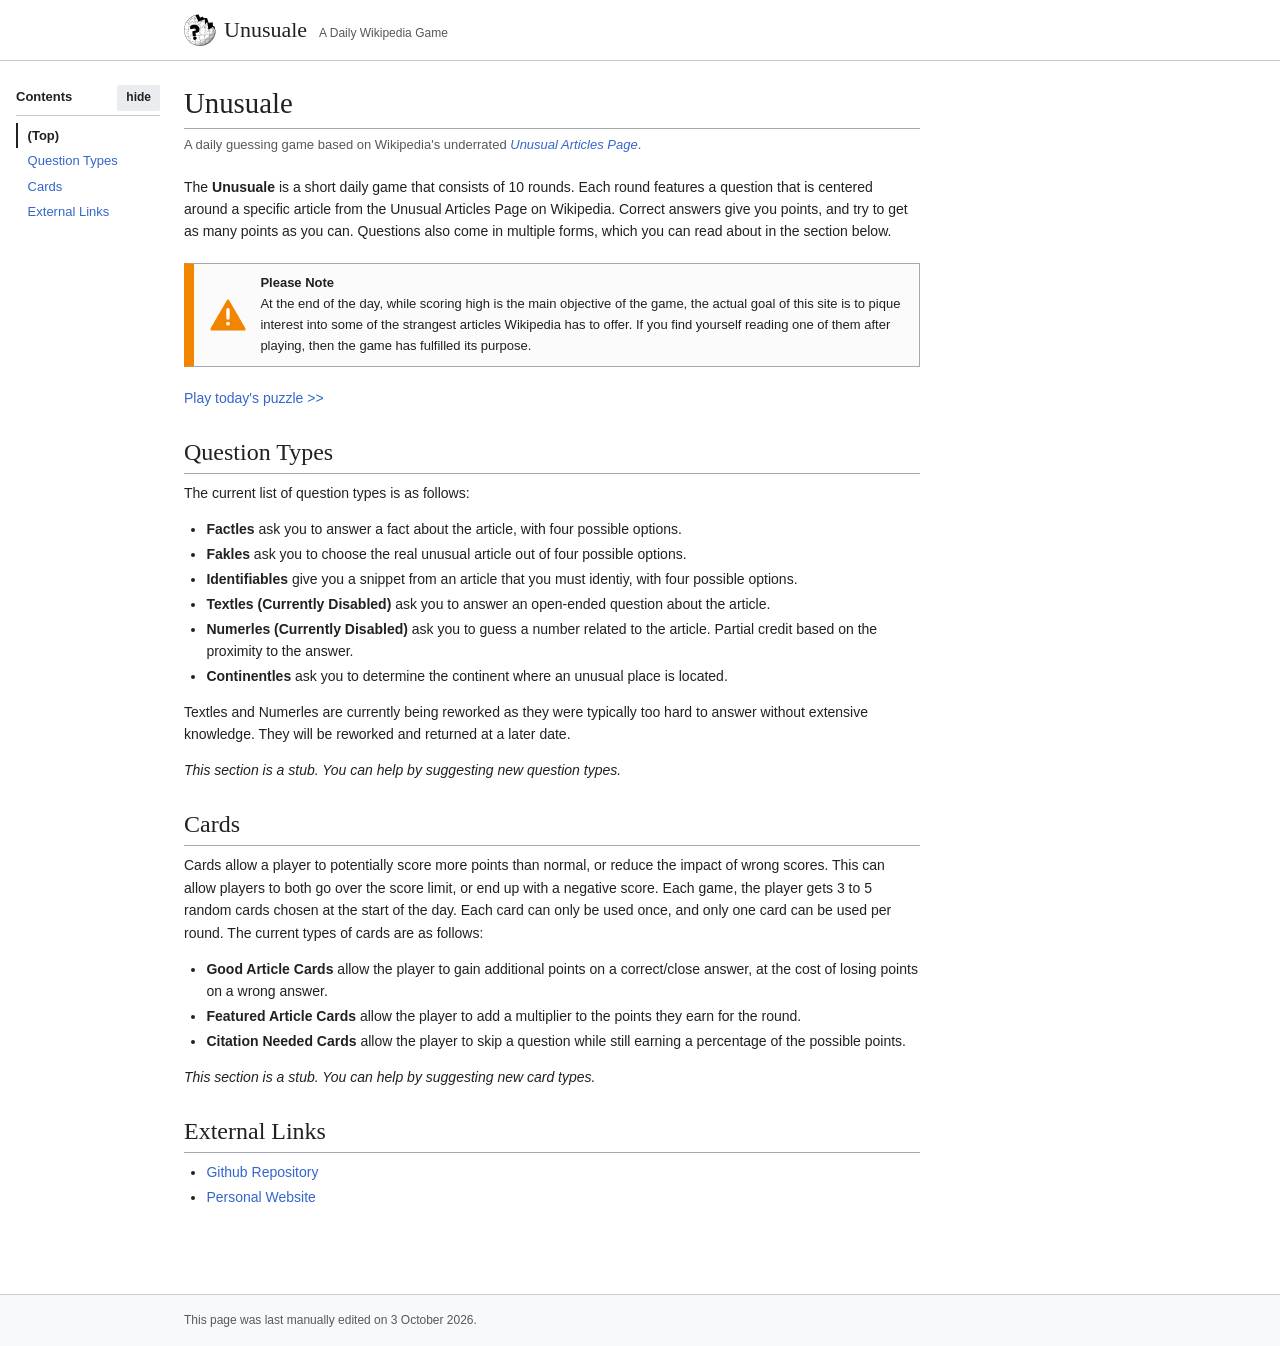
<file: index.html>
<!DOCTYPE html>
<html lang="en">
<head>
  <meta charset="UTF-8">
  <meta name="viewport" content="width=device-width, initial-scale=1.0">
  <title>Unusuale</title>
  <link rel="icon" type="image/png" href="assets/logo.png">
  <link rel="stylesheet" href="styles.css?v=26">
</head>
<body>
  <header class="site-header">
    <div class="header-inner">
      <span class="wordmark"><img class="wordmark-logo" src="assets/logo.png" alt="">Unusuale</span>
      <span class="wordmark-sub">A Daily Wikipedia Game</span>
    </div>
  </header>

  <div class="page page-with-toc">
    <!-- Contents sidebar, filled in by toc.js from the section headings. -->
    <nav class="toc" id="toc" aria-labelledby="toc-title">
      <div class="toc-header">
        <span class="toc-title" id="toc-title">Contents</span>
        <button type="button" class="toc-toggle" id="toc-toggle" aria-controls="toc-list" aria-expanded="true">hide</button>
      </div>
      <ol class="toc-list" id="toc-list"></ol>
    </nav>

    <main class="content" id="content">

      <h1 class="page-title">Unusuale</h1>
      <div class="tagline">A daily guessing game based on Wikipedia's underrated <em><a href="https://en.wikipedia.org/wiki/Wikipedia:Unusual_articles">Unusual Articles Page</a></em>.</div>
      <p>
        The <b>Unusuale</b> is a short daily game that consists of 10 rounds. Each round features a question that is centered around a specific article from the 
        Unusual Articles Page on Wikipedia. Correct answers give you points, and try to get as many points as you can. Questions also come in multiple forms, which you can read about in the section below.
      </p>
      <div class="ambox ambox-content" role="note">
        <svg class="ambox-icon" viewBox="0 0 24 24" aria-hidden="true" focusable="false">
          <path d="M12 3.5 2.2 20.5h19.6z" fill="#f28500" stroke="#f28500" stroke-width="1.6" stroke-linejoin="round"/>
          <path d="M12 8.8v5" stroke="#fff" stroke-width="2" stroke-linecap="round"/>
          <circle cx="12" cy="17.2" r="1.15" fill="#fff"/>
        </svg>
        <div class="ambox-text">
          <p>
            <b>Please Note</b><br>At the end of the day, while scoring high is the main objective of the game, the actual goal of this site is to
            pique interest into some of the strangest articles Wikipedia has to offer. If you find yourself reading one of them after playing, then the game has fulfilled its purpose.
          </p>
        </div>
      </div>
      <p>
        <a href="game.html">Play today's puzzle >></a>
      </p>

      <h2>Question Types</h2>
      <p>
        The current list of question types is as follows:
      </p>
      <ul>
        <li><b>Factles</b> ask you to answer a fact about the article, with four possible options.</li>
        <li><b>Fakles</b> ask you to choose the real unusual article out of four possible options.</li>
        <li><b>Identifiables</b> give you a snippet from an article that you must identiy, with four possible options.</li>
        <li><b>Textles (Currently Disabled)</b> ask you to answer an open-ended question about the article.</li>
        <li><b>Numerles (Currently Disabled)</b> ask you to guess a number related to the article. Partial credit based on the proximity to the answer.</li>
        <li><b>Continentles</b> ask you to determine the continent where an unusual place is located.</li>
      </ul>
      <p>
        Textles and Numerles are currently being reworked as they were typically too hard to answer without extensive knowledge. They will be reworked
        and returned at a later date.
      </p>
      <em>This section is a stub. You can help by suggesting new question types.</em>
      <h2>Cards</h2>
      <p>
        Cards allow a player to potentially score more points than normal, or reduce the impact of wrong scores. This can allow players to both go over the score limit, 
        or end up with a negative score. Each game, the player gets 3 to 5 random cards chosen at the start of the day. Each card can only be used once,  and
        only one card can be used per round. The current types of cards are as follows:
      </p>
      <ul>
        <li><b>Good Article Cards</b> allow the player to gain additional points on a correct/close answer, at the cost of losing points on a wrong answer.</li>
        <li><b>Featured Article Cards</b> allow the player to add a multiplier to the points they earn for the round.</li>
        <li><b>Citation Needed Cards</b> allow the player to skip a question while still earning a percentage of the possible points.</li>
      </ul>
      <em>This section is a stub. You can help by suggesting new card types.</em>
      <h2>External Links</h2>
      <ul>
        <li><a href="https://github.com/JoshuaGoldberg/Unusuale">Github Repository</a></li>
        <li><a href="https://joshg.pl/">Personal Website</a></li>
      </ul>
    </main>
  </div>

  <script src="toc.js?v=2"></script>
  <script src="footer.js?v=1"></script>
</body>
</html>
</file>
<file: styles.css>
/* Wikipedia-ish (Vector 2022) styling: serif headings, sans body, thin grey rules. */

:root {
  --text: #202122;
  --muted: #54595d;
  --link: #3366cc;
  --link-visited: #795cb2;
  --link-new: #d73333;
  --border: #a2a9b1;
  --border-light: #c8ccd1;
  --surface: #f8f9fa;
  --bg: #fff;
  --serif: "Linux Libertine", "Georgia", "Times New Roman", serif;
  --sans: sans-serif;
  --content-width: 60rem;
}

*,
*::before,
*::after {
  box-sizing: border-box;
}

body {
  margin: 0;
  background: var(--bg);
  color: var(--text);
  font-family: var(--sans);
  font-size: 0.875rem;
  line-height: 1.6;
}

a {
  color: var(--link);
  text-decoration: none;
}

a:visited {
  color: var(--link-visited);
}

a:hover {
  text-decoration: underline;
}

/* A red link, for things that don't exist yet. */
.mw-newlink,
.mw-newlink:visited {
  color: var(--link-new);
}

/* Header */
.site-header {
  border-bottom: 1px solid var(--border-light);
  background: var(--bg);
}

.header-inner {
  max-width: var(--content-width);
  margin: 0 auto;
  padding: 0.75rem 1.5rem;
  display: flex;
  align-items: baseline;
  gap: 0.75rem;
  flex-wrap: wrap;
}

.wordmark {
  font-family: var(--serif);
  font-size: 1.375rem;
}

/* The globe sits just left of the name, centred on the text. Inline, so the
   wordmark keeps its text baseline and still lines up with the subtitle. */
.wordmark-logo {
  height: 2rem;
  width: 2rem;
  margin-right: 0.5rem;
  vertical-align: middle;
  position: relative;
  top: -0.1rem;
}

a.wordmark,
a.wordmark:visited {
  color: var(--text);
}

.wordmark-sub {
  color: var(--muted);
  font-size: 0.75rem;
}

/* Content */
.page {
  max-width: var(--content-width);
  margin: 0 auto;
  padding: 1.5rem;
}

.content {
  max-width: 46rem;
}

/* The game page puts a card rail alongside the content. The rail is first in
   the source (so it lands above the question when the layout stacks on a
   phone) and `order` sends it back to the right on a wide screen. */
.page-with-rail {
  display: flex;
  align-items: flex-start;
  gap: 1.75rem;
}

.page-with-rail .content {
  order: 1;
  flex: 1 1 auto;
  min-width: 0;
}

/* The front page hangs a Wikipedia-style contents list in the empty margin
   to the left of the article. The article itself stays exactly where it
   would be without it, lined up under the wordmark: the sidebar pulls
   itself out to the left with a negative margin equal to its own width plus
   the gap. Its width tracks the margin it has to fit into. */
.page-with-toc {
  --toc-gap: 1.5rem;
  --toc-w: clamp(8rem, calc((100vw - var(--content-width)) / 2 - 1rem), 13rem);
  display: flex;
  align-items: flex-start;
}

.page-with-toc .content {
  flex: 1 1 auto;
  min-width: 0;
}

.toc {
  flex: 0 0 var(--toc-w);
  width: var(--toc-w);
  margin-left: calc(-1 * (var(--toc-w) + var(--toc-gap)));
  margin-right: var(--toc-gap);
  position: sticky;
  top: 1.5rem;
  max-height: calc(100vh - 3rem);
  overflow-y: auto;
  font-size: 0.8125rem;
}

.toc-header {
  display: flex;
  align-items: center;
  justify-content: space-between;
  gap: 0.5rem;
  padding-bottom: 0.3rem;
  margin-bottom: 0.4rem;
  border-bottom: 1px solid var(--border-light);
}

.toc-title {
  font-weight: bold;
}

.toc.collapsed .toc-list {
  display: none;
}

.toc-list {
  list-style: none;
  margin: 0;
  padding: 0;
}

.toc-item a {
  display: block;
  padding: 0.25rem 0 0.25rem 0.6rem;
  border-left: 2px solid transparent;
  line-height: 1.35;
  color: var(--link);
  text-decoration: none;
}

.toc-item a:hover {
  text-decoration: underline;
}

/* The section being read: bold black text, as on Wikipedia, with a rule
   down its left edge. */
.toc-item.active a {
  color: var(--text);
  font-weight: bold;
  border-left-color: var(--text);
}

/* Jumping to a section leaves a little room above its heading. */
.page-with-toc h2,
.page-with-toc .page-title {
  scroll-margin-top: 1rem;
}

/* Once the margin is too narrow to hold the sidebar, the contents sit in a
   box above the article instead, the way older Wikipedia skins showed
   them. */
@media (max-width: 78rem) {
  .page-with-toc {
    flex-direction: column;
    gap: 1rem;
  }

  .toc {
    position: static;
    flex: none;
    width: auto;
    max-width: 22rem;
    margin: 0;
    max-height: none;
    padding: 0.5rem 0.75rem;
    border: 1px solid var(--border-light);
    background: var(--surface);
  }

  .toc.collapsed .toc-header {
    border-bottom: 0;
    margin-bottom: 0;
    padding-bottom: 0;
  }
}

.page-title {
  font-family: var(--serif);
  font-size: 1.8rem;
  font-weight: normal;
  line-height: 1.3;
  margin: 0;
  padding-bottom: 0.2em;
  border-bottom: 1px solid var(--border);
}

.tagline {
  color: var(--muted);
  font-size: 0.8125rem;
  margin: 0.35rem 0 1.25rem;
}

.score-tracker {
  display: inline-block;
  font-family: var(--serif);
  font-size: 1.05rem;
  font-weight: bold;
  margin: 0 0 1.25rem;
}

.score-tracker.pulse {
  animation: score-pulse 0.6s ease-out;
}

@keyframes score-pulse {
  0% { transform: scale(1); color: inherit; }
  30% { transform: scale(1.25); color: #14866d; }
  100% { transform: scale(1); color: inherit; }
}

h2 {
  font-family: var(--serif);
  font-size: 1.5rem;
  font-weight: normal;
  line-height: 1.3;
  margin: 1.75rem 0 0.5rem;
  padding-bottom: 0.2em;
  border-bottom: 1px solid var(--border);
}

p {
  margin: 0.5rem 0 0.85rem;
}

.content ul {
  padding-left: 1.6em;
  margin: 0.5rem 0 0.85rem;
}

.content ul li {
  margin-bottom: 0.15rem;
}

/* Italic indented note under the title, as on Wikipedia. */
.hatnote {
  font-style: italic;
  color: var(--muted);
  padding-left: 1.6rem;
}

/* Article message box, like the notices at the top of a Wikipedia article:
   thin grey border, pale background, and a thick coloured left edge whose
   colour signals the kind of notice. */
.ambox {
  display: flex;
  align-items: center;
  gap: 0.75rem;
  border: 1px solid var(--border);
  border-left: 10px solid #1e90ff;
  background: #fbfbfb;
  padding: 0.6rem 0.9rem;
  margin: 1.25rem 0;
  font-size: 0.8125rem;
}

/* Orange edge, as Wikipedia uses for notices about an article's content. */
.ambox-content {
  border-left-color: #f28500;
}

.ambox-icon {
  flex: none;
  width: 2.5rem;
  height: 2.5rem;
}

.ambox-text p {
  margin: 0;
}

/* Stub notice */
.stub {
  border-top: 1px solid var(--border-light);
  margin-top: 2.5rem;
  padding-top: 1rem;
  color: var(--muted);
}

.stub p {
  margin: 0;
}

/* ---------- Game ---------- */

/* Text is set via textContent, so a literal newline in a prompt, choice,
   hint, or explanation is real text, not markup -- but the default
   white-space (normal) collapses it into a space like any other run of
   whitespace. pre-line keeps line breaks (and still wraps normally) so
   multi-line puzzle content actually shows on separate lines. */
#game {
  white-space: pre-line;
}

.progress {
  color: var(--muted);
  font-size: 0.75rem;
  text-transform: uppercase;
  letter-spacing: 0.05em;
  margin: 0 0 0.5rem;
}

.question .prompt {
  font-family: var(--serif);
  font-size: 1.25rem;
  font-weight: normal;
  line-height: 1.4;
  margin: 0 0 1rem;
  padding: 0;
  border: 0;
}

ul.choices {
  list-style: none;
  margin: 0 0 1rem;
  padding: 0;
}

ul.choices li {
  margin-bottom: 0.35rem;
}

.choice {
  display: flex;
  align-items: baseline;
  gap: 0.6rem;
  padding: 0.5rem 0.7rem;
  border: 1px solid var(--border-light);
  background: var(--surface);
  cursor: pointer;
}

.choice:hover {
  border-color: var(--border);
}

.choice input {
  margin: 0;
}

.choice:has(input:checked) {
  border-color: var(--link);
  box-shadow: inset 0 0 0 1px var(--link);
}

.choice:has(input:disabled) {
  cursor: default;
  opacity: 0.75;
}

.number-input {
  display: flex;
  align-items: baseline;
  gap: 0.5rem;
}

.number-input input {
  width: 8rem;
  padding: 0.4rem 0.5rem;
  border: 1px solid var(--border);
  font: inherit;
}

.number-input .unit {
  color: var(--muted);
}

.text-input input {
  width: 100%;
  max-width: 24rem;
  padding: 0.4rem 0.5rem;
  border: 1px solid var(--border);
  font: inherit;
}

.continent-map-wrap {
  margin: 0 0 1rem;
  text-align: center;
}

.continent-map {
  display: block;
  width: 100%;
  max-width: 30rem;
  height: auto;
  margin: 0 auto;
}

.continent-shape {
  fill: var(--border-light);
  stroke: var(--bg);
  stroke-width: 1;
  cursor: pointer;
  outline: none;
  transition: fill 0.15s ease;
}

.continent-shape:hover {
  fill: var(--border);
}

.continent-shape:focus-visible {
  filter: drop-shadow(0 0 2px var(--link)) drop-shadow(0 0 2px var(--link));
}

.continent-shape.selected {
  fill: #14866d;
}

.continent-shape.correct {
  fill: #14866d;
}

/* Selection and the right answer share the same green, so once the answer
   is revealed a wrong pick turns red to tell the two apart. */
.question.locked .continent-shape.selected:not(.correct) {
  fill: #b32424;
}

.question.locked .continent-shape {
  cursor: default;
  pointer-events: none;
}

.continent-caption {
  margin: 0.4rem 0 0;
  font-size: 0.8125rem;
  color: var(--muted);
}

/* Every button on the site is Wikipedia's solid grey button: a flat grey
   face with no visible border, small radius, bold label. It darkens a step
   on hover and another while pressed; disabled, it keeps the grey but
   fades its label. The border stays, transparent, so sizes never shift. */
.button,
.card-control,
.toc-toggle {
  font-family: var(--sans);
  font-size: 0.875rem;
  font-weight: bold;
  line-height: 1.4;
  min-height: 2rem;
  padding: 0.25rem 0.75rem;
  border: 1px solid transparent;
  border-radius: 2px;
  background: #eaecf0;
  color: #202122;
  cursor: pointer;
  transition: background-color 0.1s ease, color 0.1s ease, box-shadow 0.1s ease;
}

.button:hover:not(:disabled),
.card-control:hover:not(:disabled),
.toc-toggle:hover {
  background: #dadde3;
  color: #202122;
}

.button:active:not(:disabled),
.card-control:active:not(:disabled),
.toc-toggle:active,
.card-control[aria-pressed="true"] {
  background: #c8ccd1;
  color: #000;
}

.button:focus-visible,
.card-control:focus-visible,
.toc-toggle:focus-visible {
  outline: none;
  box-shadow: 0 0 0 2px #36c;
}

.button:disabled,
.card-control:disabled {
  background: #eaecf0;
  color: #a2a9b1;
  cursor: default;
}

/* Smaller buttons for the card rail and the contents sidebar. */
.card-control,
.toc-toggle {
  font-size: 0.75rem;
  min-height: 1.6rem;
  padding: 0.1rem 0.5rem;
}

.hint-button {
  margin-left: 0.5rem;
}

.hint-reveal {
  color: var(--muted);
  font-style: italic;
  animation: hint-fade-in 0.4s ease-in;
}

@keyframes hint-fade-in {
  from { opacity: 0; }
  to { opacity: 1; }
}

/* ---------- Cards ---------- */

.card-rail {
  order: 2;
  flex: 0 0 13rem;
  position: sticky;
  top: 1.5rem;
}

.card-rail-title {
  display: flex;
  align-items: center;
  gap: 0.35rem;
  font-family: var(--serif);
  font-size: 1.05rem;
  font-weight: normal;
  margin: 0;
  padding-bottom: 0.2em;
  border-bottom: 1px solid var(--border);
}

/* Small circled "?" beside a heading that explains it on hover, or on
   tap/focus where there's no hover. */
.info-tip {
  display: inline-flex;
  align-items: center;
  justify-content: center;
  width: 1rem;
  height: 1rem;
  border: 1px solid var(--muted);
  border-radius: 50%;
  color: var(--muted);
  font-family: var(--sans);
  font-size: 0.6875rem;
  font-weight: bold;
  line-height: 1;
  cursor: help;
  user-select: none;
}

.info-tip:hover,
.info-tip:focus {
  border-color: var(--link);
  color: var(--link);
  outline: none;
}

.info-tip:focus .tooltiptext {
  visibility: visible;
  opacity: 1;
}

/* The rail's help hangs below the icon and opens rightwards from it, so it
   never runs off the left edge when the rail sits at the side of a phone. */
.info-tip .tooltiptext {
  bottom: auto;
  top: calc(100% + 8px);
  left: -0.6rem;
  transform: none;
  width: 15rem;
  z-index: 20;
}

.info-tip .tooltiptext::after {
  top: auto;
  bottom: 100%;
  left: calc(0.6rem + 0.5rem - 5px);
  margin-left: 0;
  border-top-color: transparent;
  border-bottom-color: #202122;
}

.card-rail-note {
  color: var(--muted);
  font-size: 0.75rem;
  margin: 0.4rem 0 0.6rem;
}

/* The hand is drawn as real playing cards (5:7) fanned down the rail like a
   solitaire column: each card covers all but the top strip of the one
   before it, so only the corner index of the buried cards shows. */
.card-list {
  --card-w: 9.5rem;
  --card-h: calc(var(--card-w) * 1.4);
  --card-peek: 3.4rem;
  list-style: none;
  margin: 0;
  padding: 0;
  display: flex;
  flex-direction: column;
  align-items: center;
}

.card-slot + .card-slot {
  margin-top: calc(var(--card-peek) - var(--card-h));
}

/* Spread: the same cards laid out side by side with nothing covered. The
   column gets too tall to stay pinned beside the question, so it scrolls
   with the page instead. */
.card-rail.spread {
  position: static;
}

.card-rail.spread .card-list {
  gap: 0.6rem;
}

.card-rail.spread .card-slot + .card-slot {
  margin-top: 0;
}

.card-controls {
  display: flex;
  gap: 0.4rem;
  margin: 0 0 0.75rem;
}

.card-control {
  flex: 1;
}

.card {
  --card-accent: var(--border);
  position: relative;
  display: flex;
  flex-direction: column;
  width: var(--card-w);
  height: var(--card-h);
  padding: 0.45rem 0.6rem;
  text-align: left;
  font: inherit;
  color: var(--text);
  background: var(--bg);
  border: 1px solid var(--border);
  border-radius: 0.6rem;
  box-shadow: 0 1px 2px rgba(0, 0, 0, 0.12), 0 2px 6px rgba(0, 0, 0, 0.08);
  cursor: pointer;
  transition: border-color 0.15s ease, box-shadow 0.15s ease, opacity 0.15s ease;
}

/* Inner frame, like the border printed on a card face. */
.card::before {
  content: "";
  position: absolute;
  inset: 0.3rem;
  border: 1px solid var(--card-accent);
  border-radius: 0.4rem;
  opacity: 0.3;
  pointer-events: none;
}

.card-multiplier { --card-accent: #14866d; }
.card-skip { --card-accent: #a67c00; }
.card-wager { --card-accent: #795cb2; }
.card-hint { --card-accent: #c05621; }

/* A wager's stake fills its corner strip on its own; there's no room for
   the type label beside it, and the purple stake says "wager" anyway. */
.card-wager .card-kind {
  display: none;
}

/* Cards stay put in the stack; hovering only lifts the shadow a little. */
.card:hover:not(:disabled) {
  border-color: var(--card-accent);
  box-shadow: 0 2px 4px rgba(0, 0, 0, 0.14), 0 4px 12px rgba(0, 0, 0, 0.12);
}

.card:focus-visible {
  outline: 2px solid var(--link);
  outline-offset: 2px;
}

.card:disabled {
  cursor: default;
}

/* A spent card lies face down. The back covers the whole face: a fine
   crosshatch in the link blue inside a white border, the globe logo in the
   middle, and the round the card went on. The corner strip of a buried card
   shows the same pattern, so a used card reads as used even in the stack. */
.card.spent {
  border-color: #2a4b8d;
  box-shadow: 0 1px 2px rgba(0, 0, 0, 0.12);
}

.card.spent::before {
  display: none;
}

.card-back {
  display: none;
}

.card.spent .card-back {
  position: absolute;
  inset: 0;
  display: flex;
  flex-direction: column;
  align-items: center;
  justify-content: center;
  gap: 0.5rem;
  border-radius: calc(0.6rem - 1px);
  border: 0.35rem solid var(--bg);
  background-color: #3366cc;
  background-image:
    repeating-linear-gradient(45deg, rgba(255, 255, 255, 0.16) 0 2px, transparent 2px 9px),
    repeating-linear-gradient(-45deg, rgba(255, 255, 255, 0.16) 0 2px, transparent 2px 9px);
  box-shadow: inset 0 0 0 1px #2a4b8d;
}

.card-back-emblem {
  display: block;
  width: 3.5rem;
  height: 3.5rem;
  filter: drop-shadow(0 1px 2px rgba(0, 0, 0, 0.3));
  pointer-events: none;
}

.card-back-label {
  padding: 0.1rem 0.5rem;
  border-radius: 0.2rem;
  background: var(--bg);
  color: #2a4b8d;
  font-size: 0.6875rem;
  font-weight: bold;
  letter-spacing: 0.05em;
  text-transform: uppercase;
}

/* A card that can't be played this round is tinted grey: solid, so it
   stays readable, with its colour drained and its shadow gone. */
.card.blocked {
  --card-accent: #a2a9b1;
  background: #eaecf0;
  border-color: var(--border-light);
  color: var(--muted);
  box-shadow: none;
}

/* The card armed for this round keeps its place in the hand and is ringed
   in its accent colour, hovered or not. */
.card.armed,
.card.armed:hover:not(:disabled) {
  border-color: var(--card-accent);
  box-shadow: 0 0 0 2px var(--card-accent), 0 4px 12px rgba(0, 0, 0, 0.12);
}

.card-head {
  display: flex;
  align-items: baseline;
  gap: 0.35rem;
}

.card-factor {
  font-family: var(--serif);
  font-size: 1.15rem;
  font-weight: bold;
  color: var(--card-accent);
}

.card-kind {
  color: var(--muted);
  font-size: 0.625rem;
  text-transform: uppercase;
  letter-spacing: 0.05em;
}

.card-name {
  font-family: var(--serif);
  font-size: 0.9375rem;
  line-height: 1.2;
}

.card-pip {
  flex: 1;
  display: flex;
  align-items: center;
  justify-content: center;
}

/* The Unusuale globe sits in the middle of the face, matching the back. */
.card-pip-emblem {
  display: block;
  width: 3.5rem;
  height: 3.5rem;
  pointer-events: none;
}

.card-status {
  color: var(--muted);
  font-size: 0.6875rem;
  text-align: center;
  margin-bottom: 1.5rem;
}

/* Suit mark for the card's type: × multiplier, ⏭ skip, ± wager. */
.card-corner {
  position: absolute;
  right: 0.6rem;
  bottom: 0.45rem;
  line-height: 1;
  font-family: var(--serif);
  font-size: 1.15rem;
  font-weight: bold;
  color: var(--card-accent);
}

/* Badge beside the score naming what the card in play does to this round:
   "×2", "×0.4", "+300 / −150". Coloured like the card it came from. */
.round-modifier {
  margin-left: 0.4rem;
  font-family: var(--serif);
  font-size: 1.05rem;
  font-weight: bold;
}

/* Hidden keeps its place in the line rather than collapsing, so the badge
   coming and going never nudges the round below. */
.round-modifier[hidden] {
  display: inline;
  visibility: hidden;
}

.round-modifier.multiplier { color: #14866d; }
.round-modifier.skip { color: #a67c00; }
.round-modifier.wager { color: #795cb2; }
.round-modifier.hint { color: #c05621; }

/* Feedback shown after a round is answered. */
.feedback {
  border-left: 3px solid var(--border);
  background: var(--surface);
  padding: 0.6rem 0.9rem;
  margin: 1rem 0;
  animation: feedback-slide-in 0.3s ease-out;
}

@keyframes feedback-slide-in {
  from {
    opacity: 0;
    transform: translateY(-12px);
  }
  to {
    opacity: 1;
    transform: translateY(0);
  }
}

.feedback.right { border-left-color: #14866d; }
.feedback.partial { border-left-color: #a67c00; }
.feedback.wrong { border-left-color: #b32424; }
.feedback.skipped { border-left-color: var(--link); }

.feedback .verdict {
  margin-top: 0;
  font-weight: bold;
}

.feedback .points {
  font-size: 0.875rem;
  color: var(--muted);
}

.feedback p:last-child {
  margin-bottom: 0;
}

.feedback .source {
  font-size: 0.8125rem;
  color: var(--muted);
}

/* Results */
.score {
  font-family: var(--serif);
  font-size: 1.125rem;
}

.summary {
  padding-left: 1.5rem;
  margin-bottom: 1.25rem;
}

.summary li {
  margin-bottom: 0.5rem;
  padding-left: 0.35rem;
}

.summary li.right { border-left: 3px solid #14866d; }
.summary li.partial { border-left: 3px solid #a67c00; }
.summary li.wrong { border-left: 3px solid #b32424; }
.summary li.skipped { border-left: 3px solid var(--link); }

.summary-prompt {
  display: block;
}

.summary-answer {
  display: block;
  color: var(--muted);
  font-size: 0.8125rem;
}

.share {
  font-family: var(--sans);
  font-size: 1rem;
  line-height: 1.5;
  background: var(--surface);
  border: 1px solid var(--border-light);
  padding: 0.75rem 1rem;
  margin: 0 0 0.75rem;
  display: inline-block;
}

.results-footer {
  margin-top: 1.5rem;
  font-size: 0.8125rem;
}

/* Footer */
.site-footer {
  border-top: 1px solid var(--border-light);
  margin-top: 3rem;
  background: var(--surface);
}

.site-footer p {
  max-width: var(--content-width);
  margin: 0 auto;
  padding: 1rem 1.5rem;
  color: var(--muted);
  font-size: 0.75rem;
}

.tooltip {
  position: relative;
}

/* A dark bubble above its trigger, centred, with a small arrow pointing
   down at it. */
.tooltiptext {
  visibility: hidden;
  opacity: 0;
  position: absolute;
  z-index: 10;
  bottom: calc(100% + 8px);
  left: 50%;
  transform: translateX(-50%);
  width: max-content;
  max-width: 16rem;
  padding: 0.45rem 0.65rem;
  background: #202122;
  color: #fff;
  border-radius: 4px;
  box-shadow: 0 2px 8px rgba(0, 0, 0, 0.2);
  font-family: var(--sans);
  font-size: 0.75rem;
  font-style: normal;
  font-weight: normal;
  line-height: 1.45;
  text-align: left;
  text-transform: none;
  letter-spacing: normal;
  white-space: normal;
  pointer-events: none;
  transition: opacity 0.15s ease;
}

.tooltiptext::after {
  content: "";
  position: absolute;
  top: 100%;
  left: 50%;
  margin-left: -5px;
  border: 5px solid transparent;
  border-top-color: #202122;
}

.tooltip:hover .tooltiptext,
.tooltip:focus-visible .tooltiptext {
  visibility: visible;
  opacity: 1;
}

/* The rail's tooltip hangs to the left of the card rather than above it,
   where there is no room next to the page edge. */
.tooltiptext.card-tooltip {
  bottom: auto;
  top: 0.6rem;
  left: auto;
  right: calc(100% + 10px);
  transform: none;
  width: 14rem;
}

.tooltiptext.card-tooltip::after {
  top: 0.6rem;
  left: 100%;
  margin-left: 0;
  border-top-color: transparent;
  border-left-color: #202122;
}

/* Hover works on a disabled button too, so a spent card still explains
   itself when the player goes looking. */
.card:hover .card-tooltip,
.card:focus-visible .card-tooltip {
  visibility: visible;
  opacity: 1;
}

.copy-button {
  margin-left: 0.5rem;
}

/* Below the width where a 13rem rail still leaves the content readable, the
   rail collapses into a horizontal strip above the question. */
/* Below the width where a 13rem rail still leaves the content readable, the
   rail collapses into a strip above the question and the hand fans out
   sideways instead of downwards. */
@media (max-width: 54rem) {
  .page-with-rail {
    flex-direction: column;
    gap: 1rem;
  }

  .card-rail {
    order: 0;
    position: static;
    flex: none;
    width: 100%;
  }

  .card-list {
    --card-w: 6.75rem;
    --card-peek: 4.25rem;
    flex-direction: row;
    align-items: flex-start;
    padding: 0.5rem 0 0.25rem;
  }

  .card-slot + .card-slot {
    margin-top: 0;
    margin-left: calc(var(--card-peek) - var(--card-w));
  }

  .card-rail.spread .card-list {
    overflow-x: auto;
  }

  .card-rail.spread .card-slot + .card-slot {
    margin-left: 0;
  }

  .card-controls {
    max-width: 16rem;
  }

  .card-head {
    overflow: hidden;
    white-space: nowrap;
  }

  .card-wager .card-factor {
    font-size: 0.875rem;
  }

  .card-pip-emblem {
    width: 2.4rem;
    height: 2.4rem;
  }

  .card-name {
    font-size: 0.8125rem;
  }

  .card-status {
    display: none;
  }

  /* No hover to speak of here, and no room beside the card; drop the tooltip
     and let the banner on the question explain what the card does. */
  .card-tooltip {
    display: none;
  }
}
</file>
